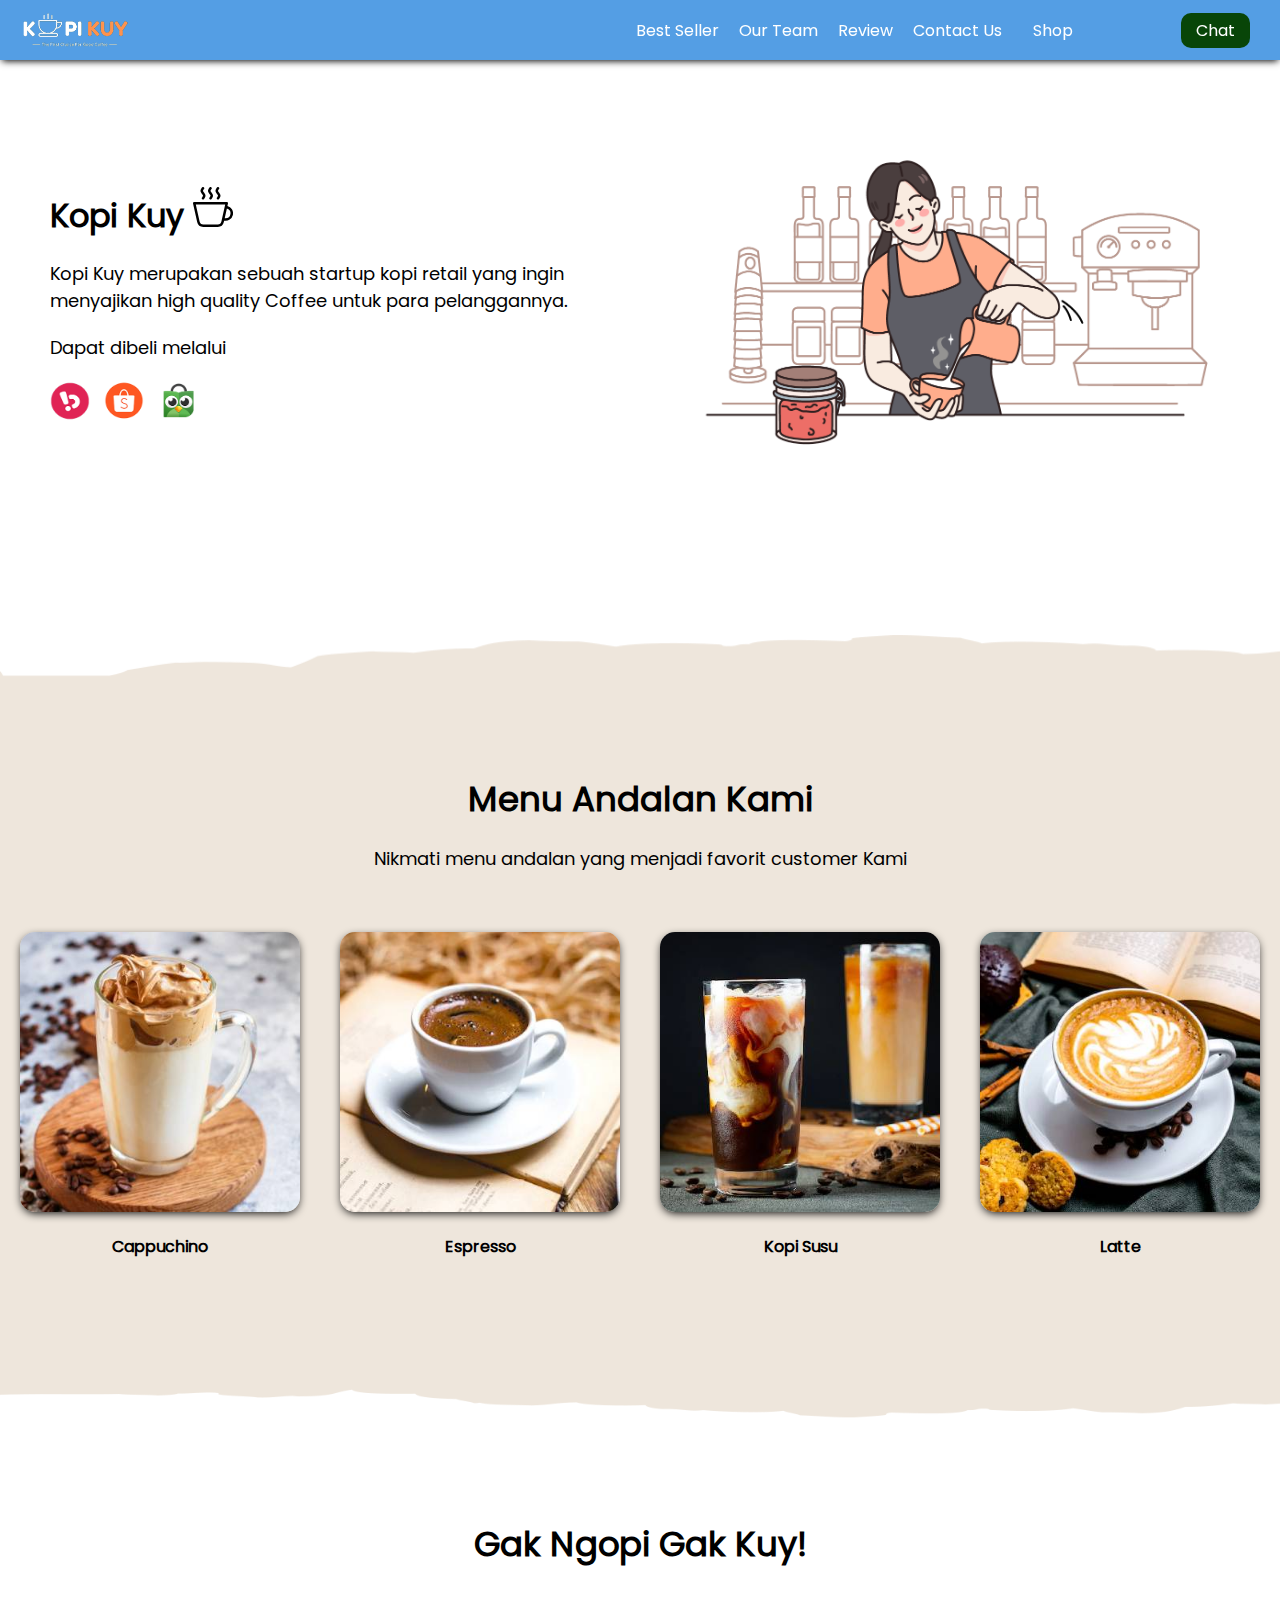
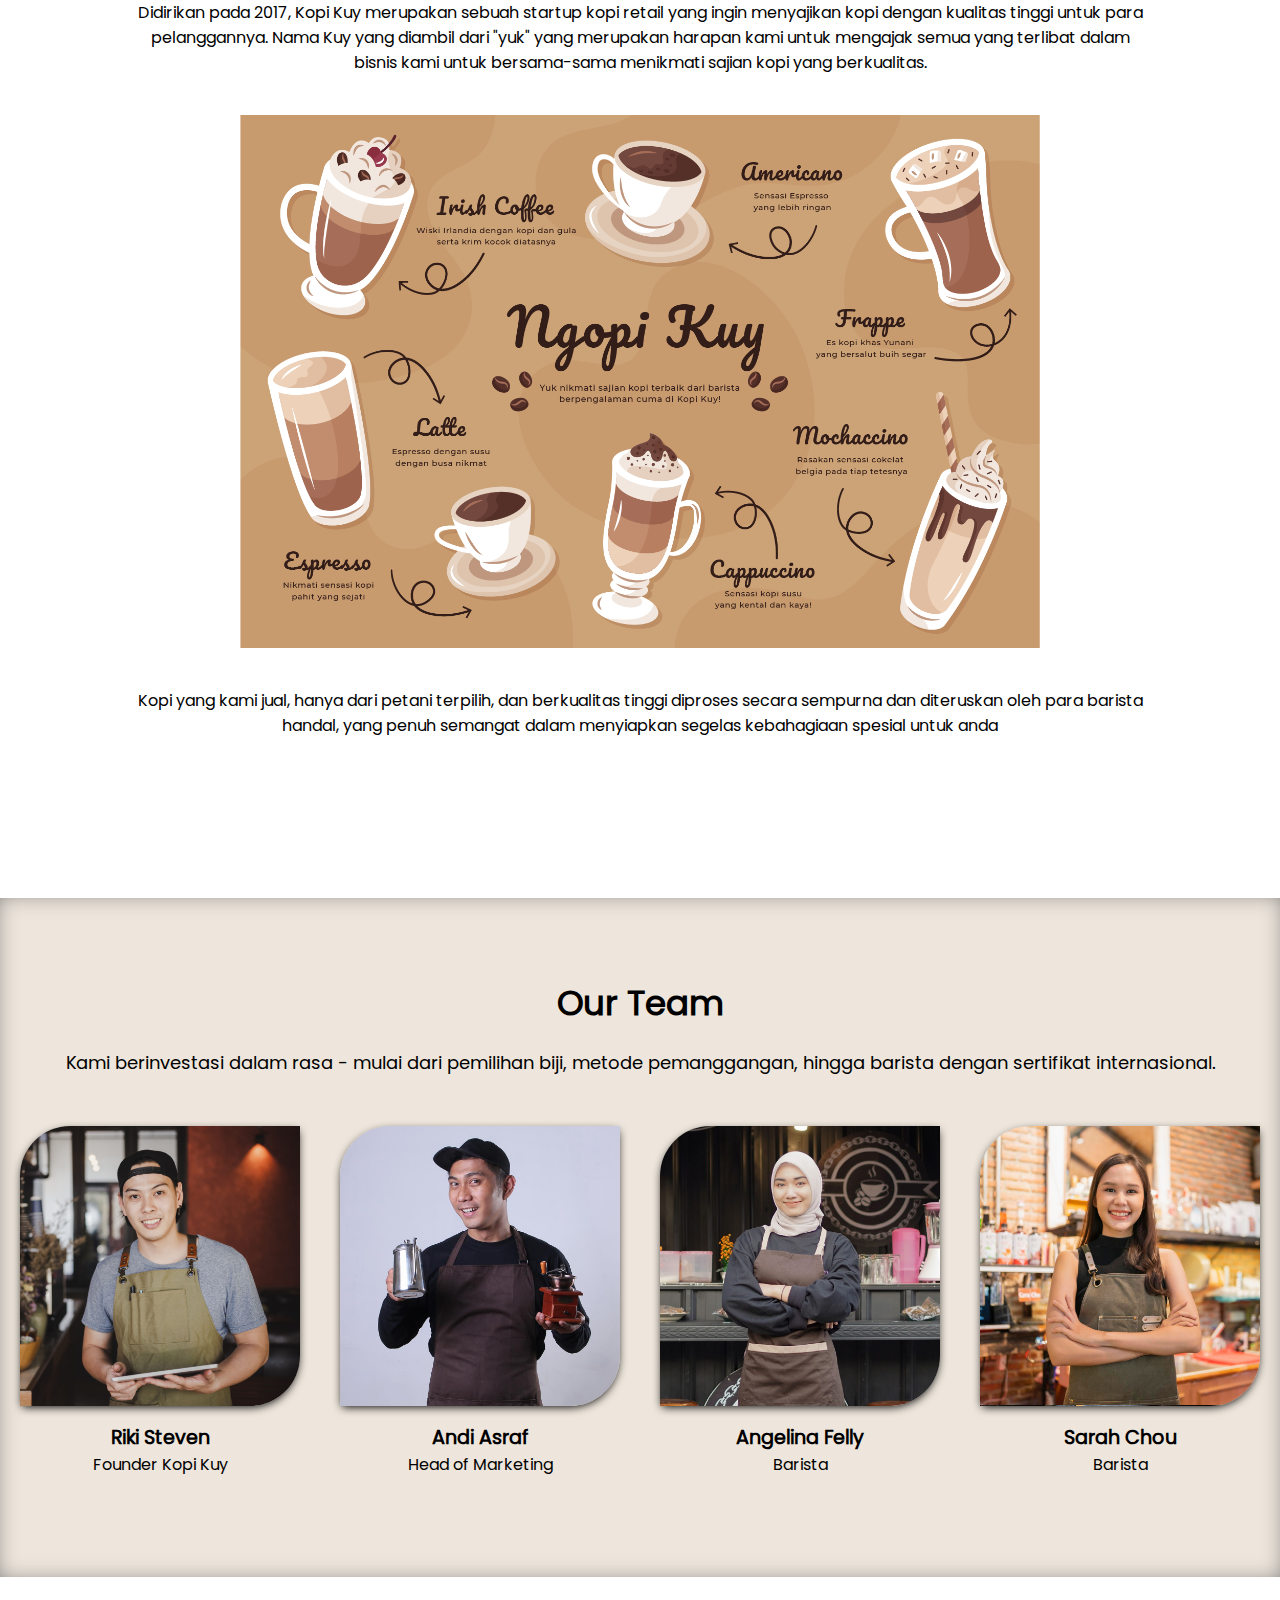
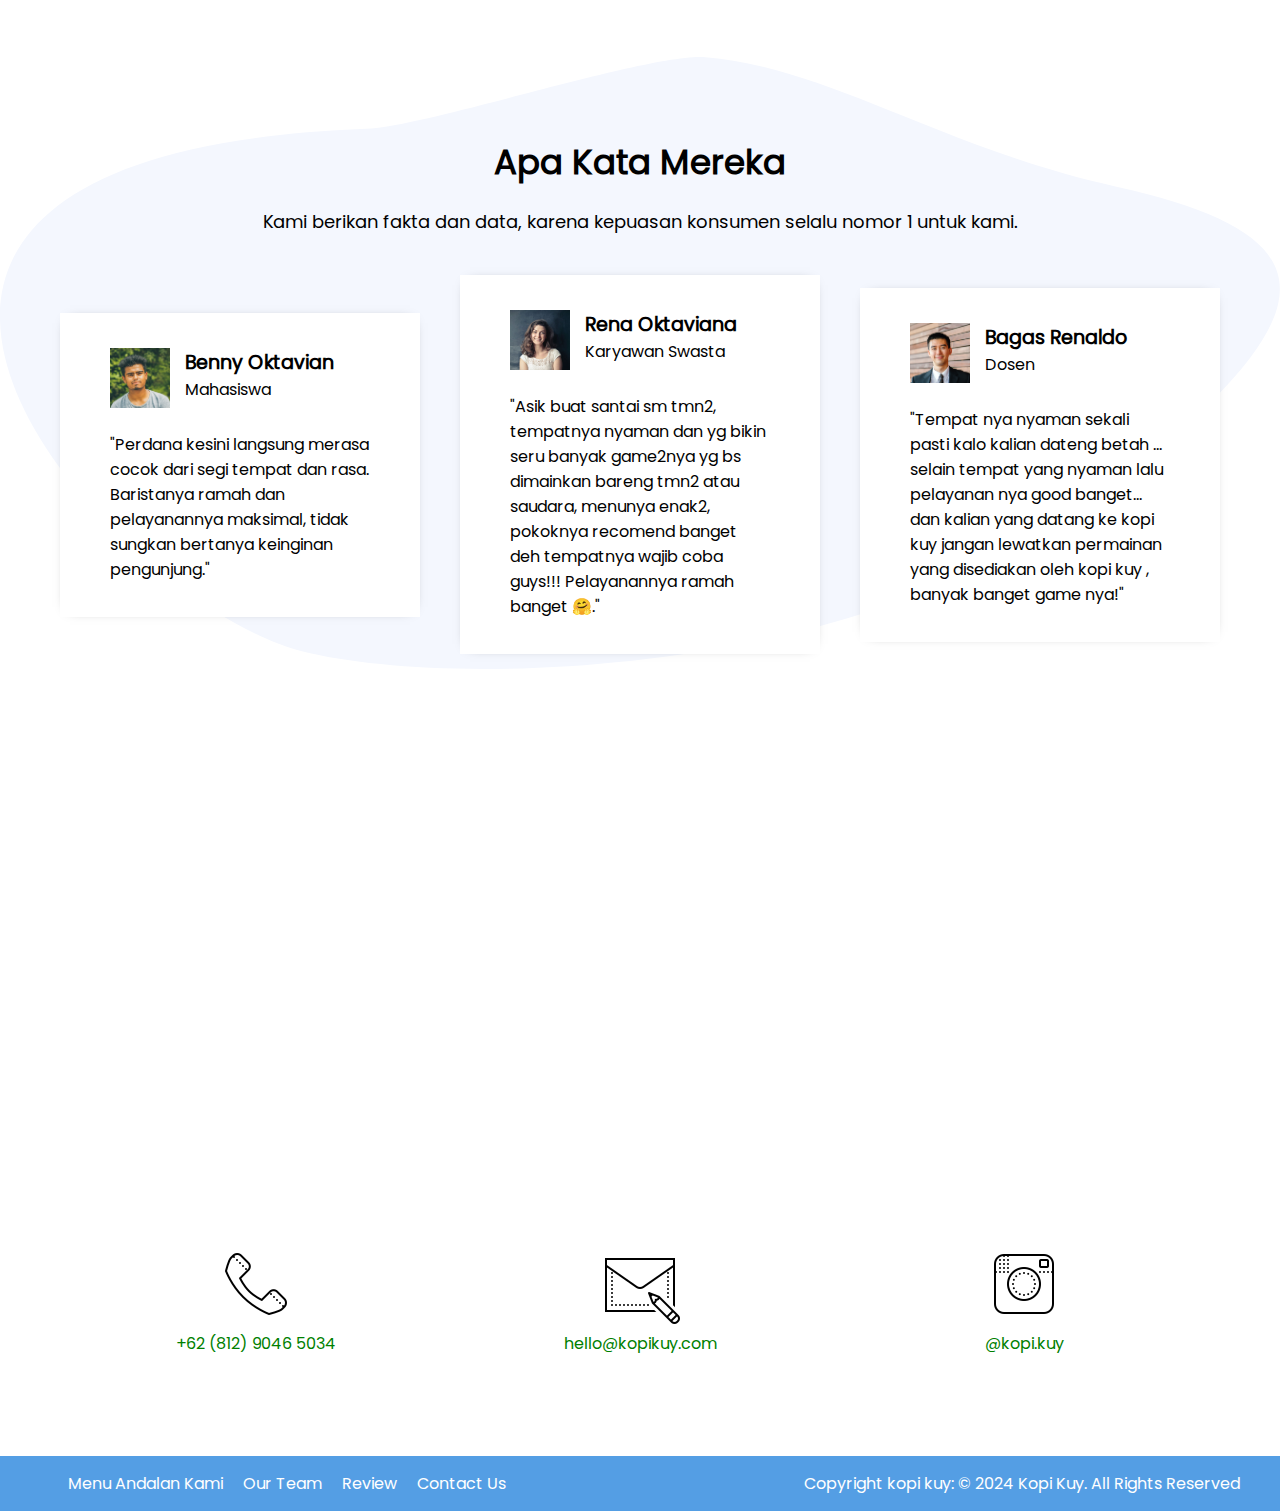
<file: index.html>
<!DOCTYPE html>
<html lang="id">

<head>
    <meta charset="UTF-8">
    <meta http-equiv="X-UA-Compatible" content="IE=edge">
    <meta name="viewport" content="width=device-width, initial-scale=1.0">
    <link rel="shortcut icon" href="images/favicon.ico" type="image/x-icon">
    <title>Website Kopi Kuy</title>
    <link rel="stylesheet" href="css/style.css">
</head>

<body data-new-gr-c-s-check-loaded="14.1190.0" data-gr-ext-installed="">
    <nav>
        <img class="logo" src="images/logo/logo_kuy.png">
        <div class="navigasi">
            <a href="#best-seller">Best Seller</a>
            <a href="#our-team">Our Team</a>
            <a href="#review">Review</a>
            <a href="#contact-us">Contact Us</a>
        </div>
        <a class="shop" href="produk.html">Shop</a>
        <a class="chat" href="https://wa.me/628123456?text=Saya ingin bertanya" target="_blank">Chat</a>
    </nav>

    <!--Tulis kode header mulai di baris 28-->

    <header>
        <div class="kiri">
            <h1>
                Kopi Kuy
                <img src="images/icon/icon_kopi.svg" alt="">
            </h1>
            <p>
                Kopi Kuy merupakan sebuah startup kopi retail yang ingin menyajikan
                high quality Coffee untuk para pelanggannya.
            </p>
            <p>
                Dapat dibeli melalui
            </p>
            <div class="olshop">
                <img src="images/logo/logo_bukalapak.png" alt="">
                <img src="images/logo/logo_shopee.png" alt="">
                <img src="images/logo/logo_tokopedia.png" alt="">
            </div>
        </div>

        <div class="kanan">
            <img src="images/header/header1.png" alt="">
        </div>
    </header>
    <main>
        <section class="best-seller" id="best-seller">
            <h2>
                Menu Andalan Kami
            </h2>
            <p>
                Nikmati menu andalan yang menjadi favorit customer Kami
            </p>
            <div class="produk">
                <img src="images/produk/product_capuchino.jpg" alt="">
                <p>
                    Cappuchino
                </p>
            </div>
            <div class="produk">
                <img src="images/produk/product_espresso.jpg" alt="">
                <p>
                    Espresso
                </p>
            </div>
            <div class="produk">
                <img src="images/produk/product_kopi_susu.jpg" alt="">
                <p>
                    Kopi Susu
                </p>
            </div>
            <div class="produk">
                <img src="images/produk/product_latte.jpg" alt="">
                <p>
                    Latte
                </p>
            </div>
        </section>
    </main>
    <main>
        <section class="about-us" id="about-us">
            <h2>
                Gak Ngopi Gak Kuy!
            </h2>
            <p>
                Didirikan pada 2017, Kopi Kuy merupakan sebuah startup kopi retail
                yang ingin menyajikan kopi dengan kualitas tinggi untuk para pelanggannya.
                Nama Kuy yang diambil dari "yuk" yang merupakan harapan kami untuk mengajak semua
                yang terlibat dalam bisnis kami untuk bersama-sama menikmati sajian kopi yang berkualitas.
            </p>
            <img src="images/about-us/aset_kopi_jumbo.png" alt="">
            <p>
                Kopi yang kami jual, hanya dari petani terpilih, dan berkualitas tinggi diproses
                secara sempurna dan diteruskan oleh para barista handal, yang penuh semangat
                dalam menyiapkan segelas kebahagiaan spesial untuk anda
            </p>
        </section>
    </main>
    <main>
        <section class="our-team" id="our-team">
            <h2>
                Our Team
            </h2>
            <p>
                Kami berinvestasi dalam rasa - mulai dari pemilihan biji, metode pemanggangan,
                hingga barista dengan sertifikat internasional.
            </p>
            <div class="team">
                <img src="images/team/team1.jpg" alt="">
                <h3>
                    Riki Steven
                </h3>
                <p>
                    Founder Kopi Kuy
                </p>
            </div>
            <div class="team">
                <img src="images/team/team2.jpg" alt="">
                <h3>
                    Andi Asraf
                </h3>
                <p>
                    Head of Marketing
                </p>
            </div>
            <div class="team">
                <img src="images/team/team3.jpg" alt="">
                <h3>
                    Angelina Felly
                </h3>
                <p>
                    Barista
                </p>
            </div>
            <div class="team">
                <img src="images/team/team4.jpg" alt="">
                <h3>
                    Sarah Chou
                </h3>
                <p>
                    Barista
                </p>
            </div>
        </section>
    </main>
    <main>
        <section class="review" id="review">
            <h2>
                Apa Kata Mereka
            </h2>
            <p>
                Kami berikan fakta dan data, karena kepuasan konsumen selalu nomor 1 untuk kami.
            </p>
            <div class="testimoni">
                <img src="images/customer/customer1.jpg" alt="">
                <div class="profile">
                    <h3>
                        Benny Oktavian
                    </h3>
                    <p>
                        Mahasiswa
                    </p>
                </div>
                <p>
                    "Perdana kesini langsung merasa cocok dari segi tempat dan rasa.
                    Baristanya ramah dan pelayanannya maksimal, tidak sungkan bertanya keinginan pengunjung."
                </p>
            </div>
            <div class="testimoni">
                <img src="images/customer/customer2.jpg" alt="">
                <div class="profile">
                    <h3>
                        Rena Oktaviana
                    </h3>
                    <p>
                        Karyawan Swasta
                    </p>
                </div>
                <p>
                    "Asik buat santai sm tmn2, tempatnya nyaman dan yg bikin seru banyak game2nya
                    yg bs dimainkan bareng tmn2 atau saudara, menunya enak2, pokoknya recomend
                    banget deh tempatnya wajib coba guys!!! Pelayanannya ramah banget 🤗."
                </p>
            </div>
            <div class="testimoni">
                <img src="images/customer/customer3.jpg" alt="">
                <div class="profile">
                    <h3>
                        Bagas Renaldo
                    </h3>
                    <p>
                        Dosen
                    </p>
                </div>
                <p>
                    "Tempat nya nyaman sekali pasti kalo kalian dateng betah ...
                    selain tempat yang nyaman lalu pelayanan nya good banget...
                    dan kalian yang datang ke kopi kuy jangan lewatkan permainan yang disediakan
                    oleh kopi kuy , banyak banget game nya!"
                </p>
            </div>
        </section>
    </main>
    <main>
        <section class="contact-us" id="contact-us">
            <iframe
                src="https://www.google.com/maps/embed?pb=!1m14!1m8!1m3!1d7932.741866032694!2d106.668581!3d-6.214715!3m2!1i1024!2i768!4f13.1!3m3!1m2!1s0x2e69f9912c7f297b%3A0xe5a3a671dae861ab!2sKopi%20kuy!5e0!3m2!1sid!2sid!4v1680617229460!5m2!1sid!2sid"
                allowfullscreen="" loading="lazy" referrerpolicy="no-referrer-when-downgrade"></iframe>
            <div class="kontak">
                <img src="images/icon/icon_phone.png" alt="">
                <p>
                    +62 (812) 9046 5034
                </p>
            </div>
            <div class="kontak">
                <img src="images/icon/icon_mail.png" alt="">
                <p>
                    hello@kopikuy.com
                </p>
            </div>
            <div class="kontak">
                <img src="images/icon/icon_instagram.png" alt="">
                <p>
                    @kopi.kuy
                </p>
            </div>
        </section>
    </main>
    <footer>
        <div class="navigasi">
            <a href="#best-seller">Menu Andalan Kami</a>
            <a href="#our-team">Our Team</a>
            <a href="#review">Review</a>
            <a href="#contact-us">Contact Us</a>
        </div>
        <p>
            Copyright kopi kuy: © 2024 Kopi Kuy. All Rights Reserved
        </p>
    </footer>
    <grammarly-desktop-integration data-grammarly-shadow-root="true"></grammarly-desktop-integration>


</body>

</html>
</file>
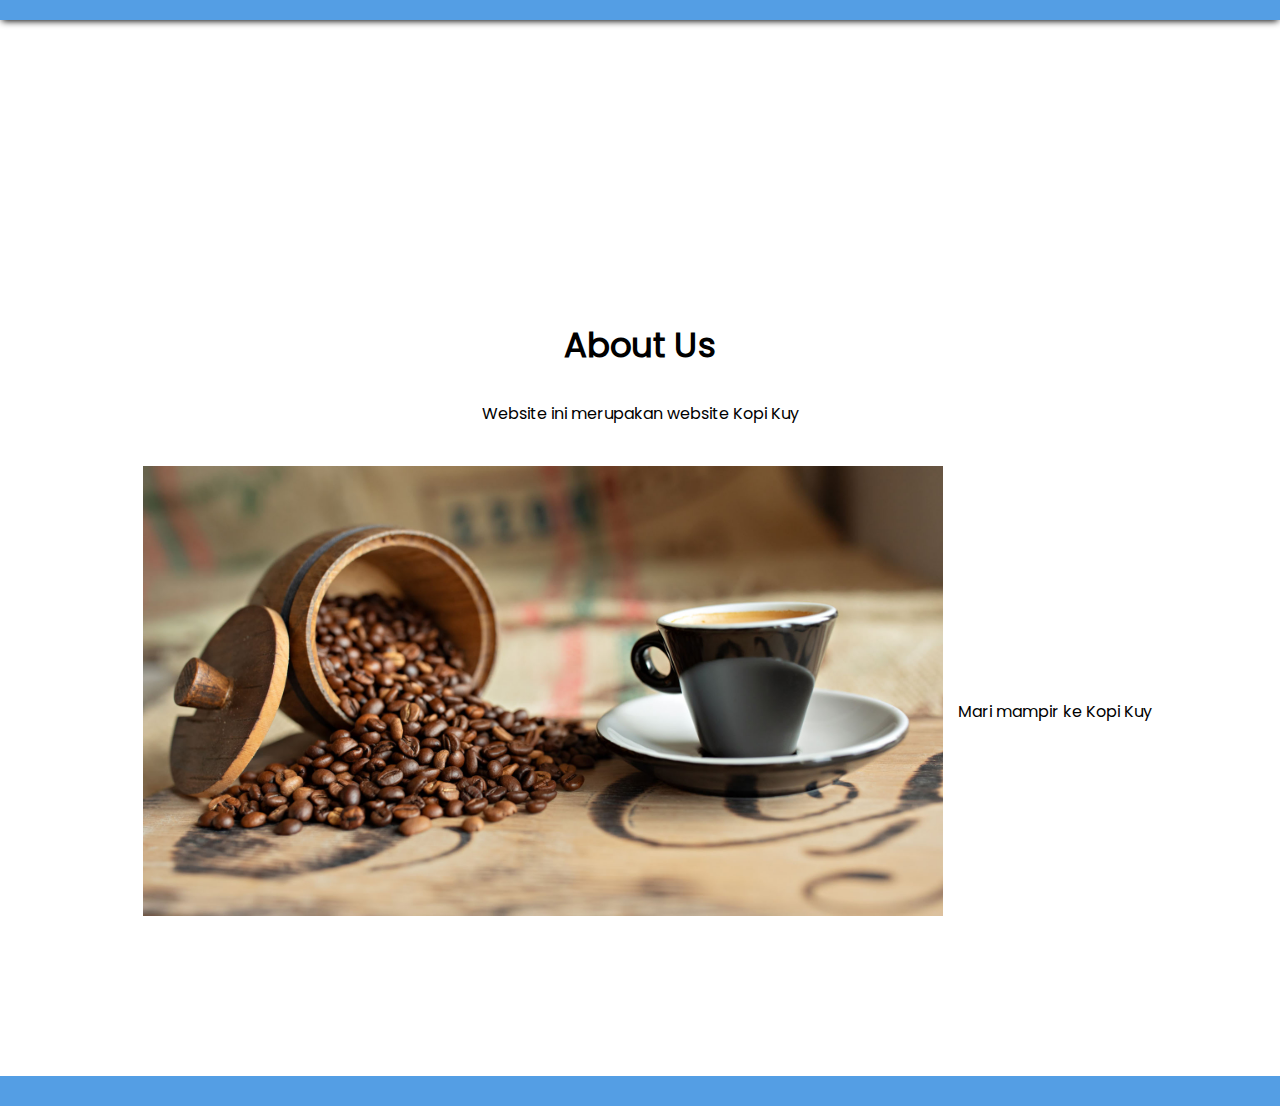
<file: latihan.html>
<!DOCTYPE html>
<html lang="en">

<head>
    <meta charset="UTF-8">
    <meta name="viewport" content="width=device-width, initial-scale=1.0">
    <title>Latihan</title>
    <link rel="stylesheet" href="css/style.css">
</head>

<body>
    <nav>

    </nav>

    <header>

    </header>

    <main>
        <section class="about-us" id="about-us">
            <h2>
                About Us
            </h2>
            <p>
                Website ini merupakan website Kopi Kuy
            </p>
            <img src="images/about-us/biji-kopi2.jpg" alt="">
            <p>Mari mampir ke Kopi Kuy</p>
        </section>
    </main>

    <footer>

    </footer>

</body>

</html>
</file>
<file: css/style.css>
/* Kode * di bawah ini untuk mereset tampilan setiap web browser supaya seragam */

* {
   box-sizing: border-box;
   margin: 0;
   padding: 0;
}

html {
   /* scroll-behavior: smooth agar scroll ketika klik pada navigasi menjadi halus */
   scroll-behavior: smooth;
}

/* 
Kode di bawah ini untuk mengatur nav sampai footer agar memiliki tampilan flexibel
selengkapnya akan di bahas di hari ke 3
*/

nav,
header,
section,
footer {
   /* 
      display: flex memiliki pengaturan yang dapat mengatur agar elemen
      di dalamnya memiliki ukuran yang fleksibel
      digunakan saat ada elemen yang isinya lebih dari satu kolom
   */
   display: flex;
   /* 
      align-items: center mengatur elemen di dalamnya rata tengah vertikal
   */
   align-items: center;

   /* 
      justify-content: center mengatur elemen di dalamnya rata tengah horizontal
   */
   justify-content: center;

   /* 
      flex-wrap: wrap mengatur agar jika lebar elemen berlebih, maka elemen
      akan otomatis diletakan di baris baru (tidak dipaksakan di satu baris)
   */
   flex-wrap: wrap;
}



/* 
Kode @font-face untuk menginstall font ke dalam Website 
src adalah untuk lokasi fontnya, font dapat di cari di website https://fonts.google.com/
dengan memberi nama family, maka kita mendaftarkan font tersebut ke dalam website
*/

@font-face {
   src: url(../fonts/poppins.woff2);
   font-family: 'Poppins';
}

body {
   /* 
   mendaftarkan semua teks pada body menjadi family Poppins 
   kenapa pada body? karena elemen body membungkus semua elemen dari nav section sampai footer
   */
   font-family: 'Poppins';
}

/*
Misalnya ada font dari google yang bernama Irish Grover yang berada di:
https://fonts.gstatic.com/s/irishgrover/v23/buExpoi6YtLz2QW7LA4flVgv__RP.woff2

maka bisa coba copy kode berikut untuk menginstall font tadi:

@font-face {
  font-family: 'Irish Grover';
  font-style: normal;
  font-weight: 400;
  src: url(https://fonts.gstatic.com/s/irishgrover/v23/buExpoi6YtLz2QW7LA4flVgv__RP.woff2) format('woff2');
}

Jika kode di atas sudah di copy
Nanti pada element yang ingin menggunakan font Irish Grover Tadi, tinggal diganti font-familynya
misal mau mengganti h1 dan h2 maka kodenya sebagai berikut:

h1,h2 {
   font-family: 'Irish Grover';
}

*/


a {
   /* menghilangkan garis bawah pada link */
   text-decoration: none;

   /* 
   color: adalah untuk mengganti warna tulisan.
   color:unset digunakan pada a untuk menghilangkan warna bawaan pada link (biasanya warna biru) 
   */
   color: unset;
}

h2 {
   /* mengatur ukuran huruf ke 34 pixel */
   font-size: 34px;
}

h3 {
   /* mengatur ukuran huruf ke 1.2rem */
   font-size: 1.2rem;
}

h1,
h2,
h3 {
   /* mengatur tebal huruf bisa bold, normal*/
   font-weight: bold;
}

img {
   /* 
      kode max-width artinya lebar maksimal
      mengatur agar semua elemen img memiliki lebar maksimal 100% agar
      besar gambar tidak melebihi layar ataupun elemen pembungkus
   */
   max-width: 100%;
}

/* Navigasi */

nav {
   /* 
   background-color mengatur warna latar belakang 
   untuk pengguna hp, pergantian warna tidak bisa seperti vs code
   hanya dapat menggunakan warna bahasa inggris seperti: red, green, brown, purple dsb
   untuk pengguna vscode silahkan arahkan mouse ke kotak warna di bawah
   untuk mengganti warna sesuai keinginan
   */
   background-color: #549ee4;

   /* box-shadow membuat efek bayangan */
   box-shadow: 0 3px 7px -2px #000;

   /* width mengatur lebar elemen. 100% agar lebarnya full dari kiri sampai kanan layar */
   width: 100%;

   /* 
   padding digunakan untuk memberi jarak ke dalam. 
   efeknya bila digunakan pada elemen yang memiliki warna latar akan membuat elemen tersebut 'gemuk'
   padding-top artinya jarak ke atas, nilai padding dapat berupa
   padding-top, padding-bottom, padding-left, padding-right
   */
   padding-top: 10px;
   padding-bottom: 10px;

   /* 
   position mengatur posisi elemen, position:fixed supaya elemen nav akan ikut menempel di atas layar
   saat kita scroll ke bawah. Jika ingin navigasi gak nempel, bisa menggunakan position:static;
   */
   position: fixed;

   /* Nilai z-index semakin besar, maka elemen akan semakin di depan */
   z-index: 500;
}

img.logo {
   /* height mengatur tinggi elemen */
   height: 40px;
   /* penjelasan margin mirip dengan padding, fungsinya untuk memberi jarak pada elemen */
   margin-left: 20px;
}

div.navigasi {
   margin-left: auto;
   margin-right: 15px;
}

nav a {
   color: #fff;
   padding-left: 8px;
   padding-right: 8px;
}

a.shop {
   margin-right: 100px;
}

a.chat {
   margin-right: 30px;
   background-color: rgb(8, 69, 8);
   color: #fff;
   padding-top: 5px;
   padding-right: 15px;
   padding-bottom: 5px;
   padding-left: 15px;
   border-radius: 10px;
}


/* 
   PERHATIKAN bahwa dalam mengatur elemen, nama elemen langsung ditulis
   sedangkan untuk mengatur class, dibutuhkan tanda titik (.) terlebih dulu
   img {} berarti seluruh elemen dengan tag img (<img src="....">), 
   sedangkan .img artinya hanya elemen dengan class img (<img class="img" src="...">) 
*/


/* HEADER */


header,
section {
   /*
    padding mengatur jarak ke dalam
    pada padding dan margin ditambahkan top / right / bottom / top 
    untuk mengatur jarak masing-masing 
   */
   padding-top: 80px;
   padding-bottom: 80px;

   /* margin mengatur jarak ke luar */
   margin-bottom: 80px;
}

/* penulisan CSS dapat digabung dengan beberapa elemen */
header div.kiri,
header div.kanan {
   /* width mengatur lebar elemen. 50% artinya setengah ukuran elemen pembungkus */
   width: 50%;
   padding: 50px;
}

header h1 {
   margin-bottom: 20px;
}

header p {
   /* font-size digunakan untuk mengatur ukuran huruf */
   font-size: 18px;
   margin-bottom: 20px;
}

div.olshop img {
   width: 40px;
   /* aspect-ratio:1 agar tinggi menyesuaikan width */
   aspect-ratio: 1;
   margin-right: 10px;
}

/* Best Seller */

section.best-seller {
   position: relative;

   /* background-color mengatur warna latar belakang elemen */
   background-color: #EEE6DC;

   /* text-align mengatur rata tulisan, bisa bernilai: left, right, center, justify */
   text-align: center;
}

/* 
terkait position, after, dan before memerlukan pemahaman mendalam
terkait layout pada CSS untuk dapat memahami secara penuh 
*/

section.best-seller::before,
section.best-seller::after {
   position: absolute;
   content: "";
   width: 100%;
   height: 76px;

   /* background-image untuk menambahkan gambar sebagai background */
   background-image: url(../images/background/garis-atas.png);

   /*background-size agar gambar latar menyesuaikan tinggi / lebar elemen */
   background-size: cover;

   top: -60px;
   left: 0;
}

section.best-seller::after {
   height: 60px;
   background-image: url(../images/background/garis-bawah.png);
   top: unset;
   bottom: -60px;
}

section.best-seller h2 {
   margin-bottom: 20px;
   width: 100%;
}

/* 
Penulisan section.best-seller > p berarti mengatur elemen p yang langsung
di bungkus oleh elemen <section class="best-seller">
aturan ini tidak berlaku untuk elemen <p> yang ada di dalam <div class="produk">
*/

section.best-seller>p {
   font-size: 18px;
   margin-bottom: 40px;
   width: 100%;
}

div.produk {
   /* 
      Penulisan padding dan margin seperti padding:20px ini penulisan singkat 
      yang berarti top, right, bottom, left nilainya sama, yaitu 20px 
   */
   padding: 20px;
   width: 25%;
}

div.produk img {
   /* transition membuat animasi transisi dari perubahan style, 0.3s berarti 0.3 detik */
   transition: all 0.3s ease;

   /* border-radius  Membuat sudut membulat */
   border-radius: 15px;

   /* box-shadow membuat efek bayangan */
   box-shadow: 0 3px 10px -2px #000;
}

/*

kode div.produk img:hover akan dijalankan saat mouse ada di atas elemen <img> yang ada
di dalam <div class="produk"> 
karena ada efek transition pada div.produk img 
maka akan menghasilkan efek animasi yang smooth

*/
div.produk img:hover {

   /* membuat transformasi, bisa berupa scale(1.05), rotate(180deg), translateY(-50px), dsb */
   transform: scale(0.9);
   border-radius: 50%;
}

div.produk p {
   margin-top: 15px;
   font-weight: bold;
}



/* About US */

section.about-us {
   /* max-width: 80%; mengatur lebar maksimal elemen tidak boleh melebihi 80% layar */
   max-width: 80%;

   /* margin-left dan margin-right auto akan membuat posisi elemen berada di tengah */
   margin-left: auto;
   margin-right: auto;
   text-align: center;
}

section.about-us h2 {
   margin-bottom: 30px;
   width: 100%;
}

section.about-us img {
   /* 
      Penulisan width: 800px dan max-width: 100% mengatur agar
      elemen memiliki lebar 800px namun tidak boleh melebihi 100% ukuran layar
   */
   width: 800px;
   max-width: 100%;
   margin: auto;
}

/*
section.about-us p:nth-child(2) berarti mengatur elemen ke 2 dengan jenis <p>
yang ada di dalam <section class="about-us">
*/

section.about-us p:nth-child(2) {
   margin-bottom: 40px;
}

section.about-us p:nth-child(4) {
   margin-top: 40px;
}


/* OUR TEAM */

section.our-team {
   background-color: #EEE6DC;
   box-shadow: inset 0px 0px 23px -6px #707070;
   text-align: center;
}

section.our-team h2 {
   margin-bottom: 20px;
   width: 100%;
}

section.our-team>p {
   margin-bottom: 30px;
   font-size: 18px;
   width: 800px;
   max-width: 90%;
   margin-left: auto;
   margin-right: auto;
   width: 100%;
}

div.team {
   width: 25%;
   padding: 20px;
}

div.team img {
   width: 100%;
   aspect-ratio: 1/1;
   object-fit: cover;
   box-shadow: 0 3px 10px -2px #000;
   border-radius: 50px 0px 50px 0px;
   margin-bottom: 10px;
}


/* REVIEW */

section.review {
   background-image: url(../images/background/bg-review.svg);
   /* 
      background-size: contain;
      membuat gambar latar belakang tidak terpotong
   */
   background-size: contain;

   /* 
      background-repeat: no-repeat;
      membuat gambar latar belakang tidak diulang (duplikat)
   */
   background-repeat: no-repeat;
   padding-left: 40px;
   padding-right: 40px;
   justify-content: space-around;
   /* align-items: stretch; membuat tinggi elemen di dalam .review .baris seragam */
   text-align: center;
}

section.review h2 {
   margin-bottom: 20px;
   width: 100%;
}

section.review>p {
   margin-bottom: 40px;
   font-size: 18px;
   width: 100%;
}

div.testimoni {
   width: 30%;
   display: flex;
   flex-wrap: wrap;
   padding: 35px 50px;
   box-shadow: 0px 0px 12px -10px #000;
   background-color: #fff;
}

div.testimoni img {
   width: 60px;
   height: 60px;
   margin-right: 15px;
   object-fit: cover;
}

div.profile {
   text-align: left;
   display: block;
   margin-bottom: 30px;
   width: calc(100% - 75px);
}

div.profile p {
   width: 100%;
   text-align: left;
}

div.testimoni>p {
   width: 100%;
   text-align: left;
}

*[data-from="tmp"]>* {
   position: relative;
}

*[data-from="tmp"]>*:nth-child(1):before {
   position: absolute;
   color: red;
   bottom: 40px;
   content: "prakerja";
   font-size: 13px;
   z-index: 10;
   text-decoration: line-through;
}

/* CONTACT US */
section.contact-us {
   margin-bottom: 20px;
}

section.contact-us iframe {
   width: 100%;
   height: 300px;
   border: 0;
}

div.kontak {
   width: 30%;
   /* color mengatur warna tulisan */
   color: green;
   text-align: center;
   margin-top: 50px;
}


/* FOOTER */

footer {
   background-color: #549ee4;
   padding-top: 15px;
   padding-bottom: 15px;
   color: #fff;
   padding-right: 40px;
   padding-left: 40px;
}

footer div.navigasi {
   margin-left: 20px;
   margin-right: auto;
}

footer div.navigasi a {
   padding: 8px;
}



/* UNTUK kode RESPONSIF hari ke 3 tulis DI BAWAH sini */
@media (max-width:600px) {

   div.produk,
   div.kontak,
   div.team {
      width: 50%;
   }

   div.testimoni {
      width: 100%;
      margin-bottom: 30px;
      background-color: #c5daee
   }

   header div.kiri,
   header div.kanan {
      width: 100%;
      padding: 34px;
      text-align: center;
   }

   .navigasi {
      display: none;
   }

   a.shop {
      margin-right: 10px;
      margin-left: auto;
   }

}


/* Kode CSS Selesai di sini */
</file>
